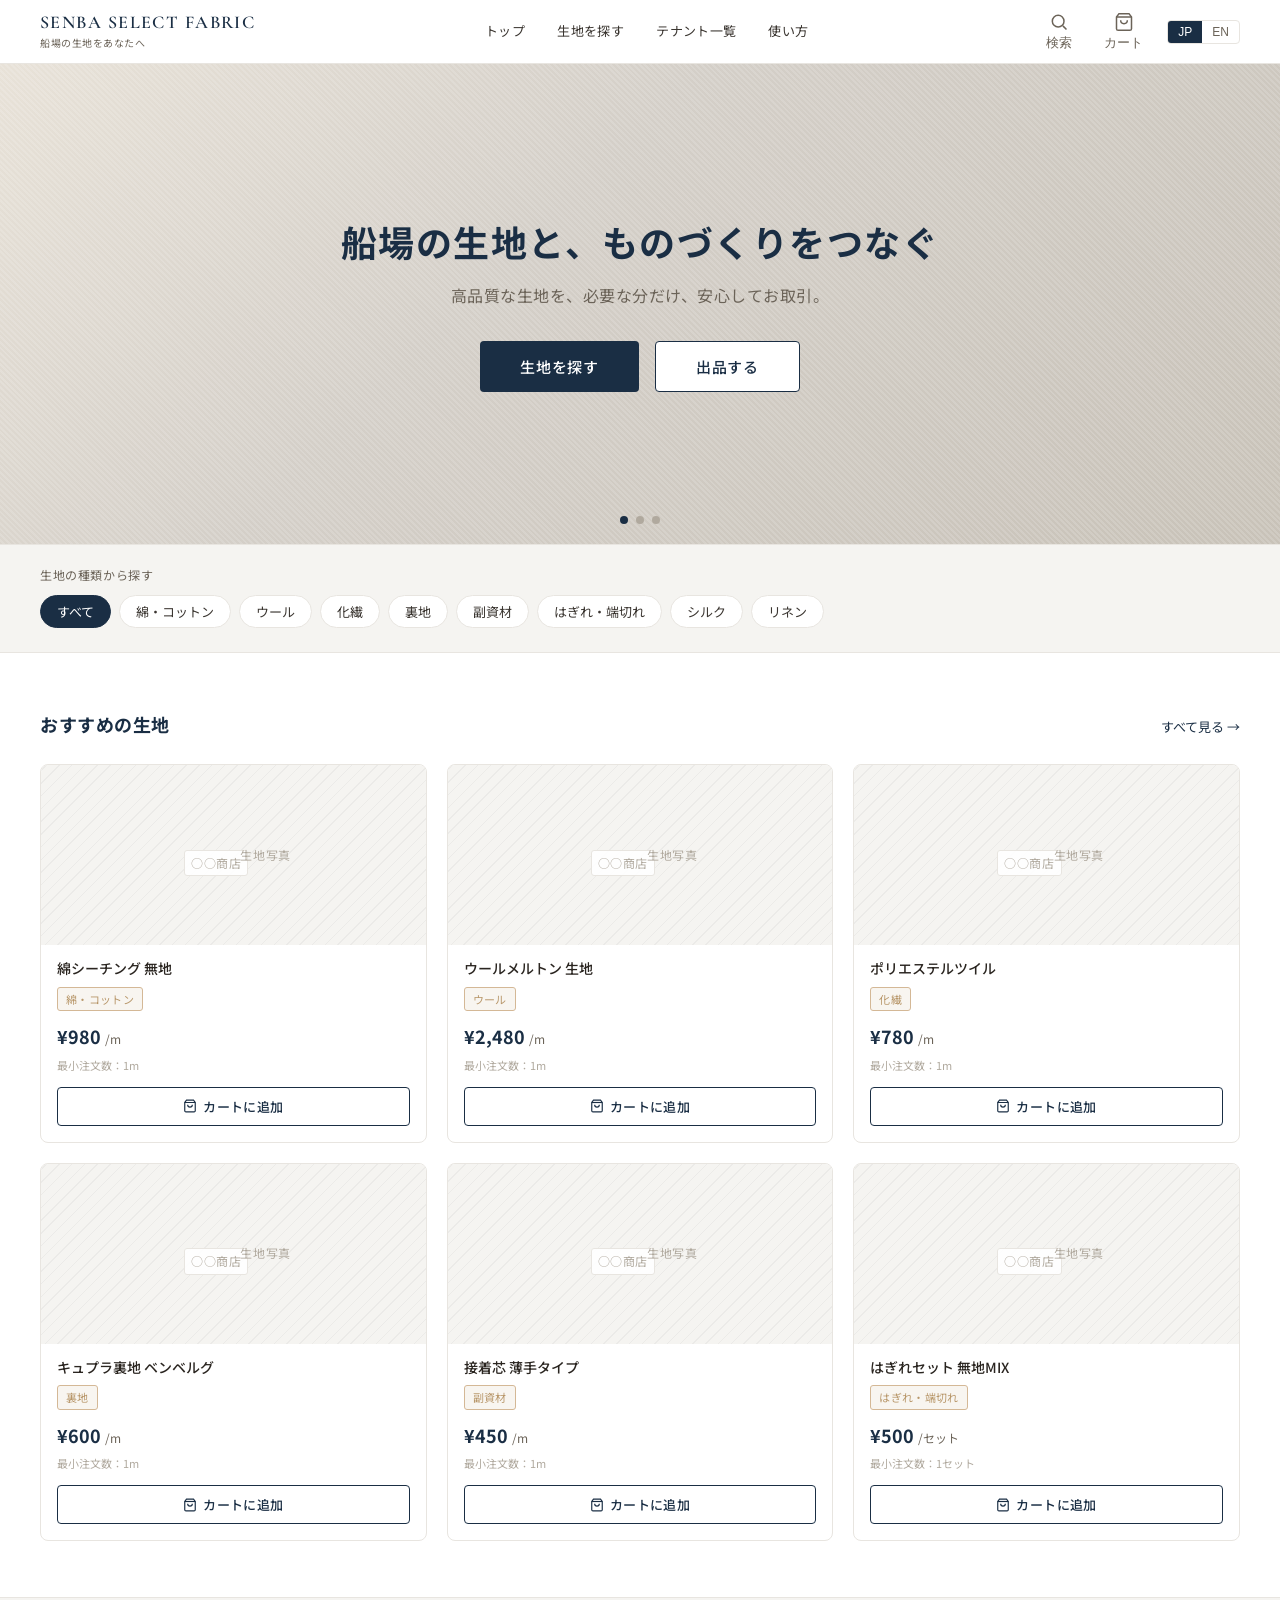
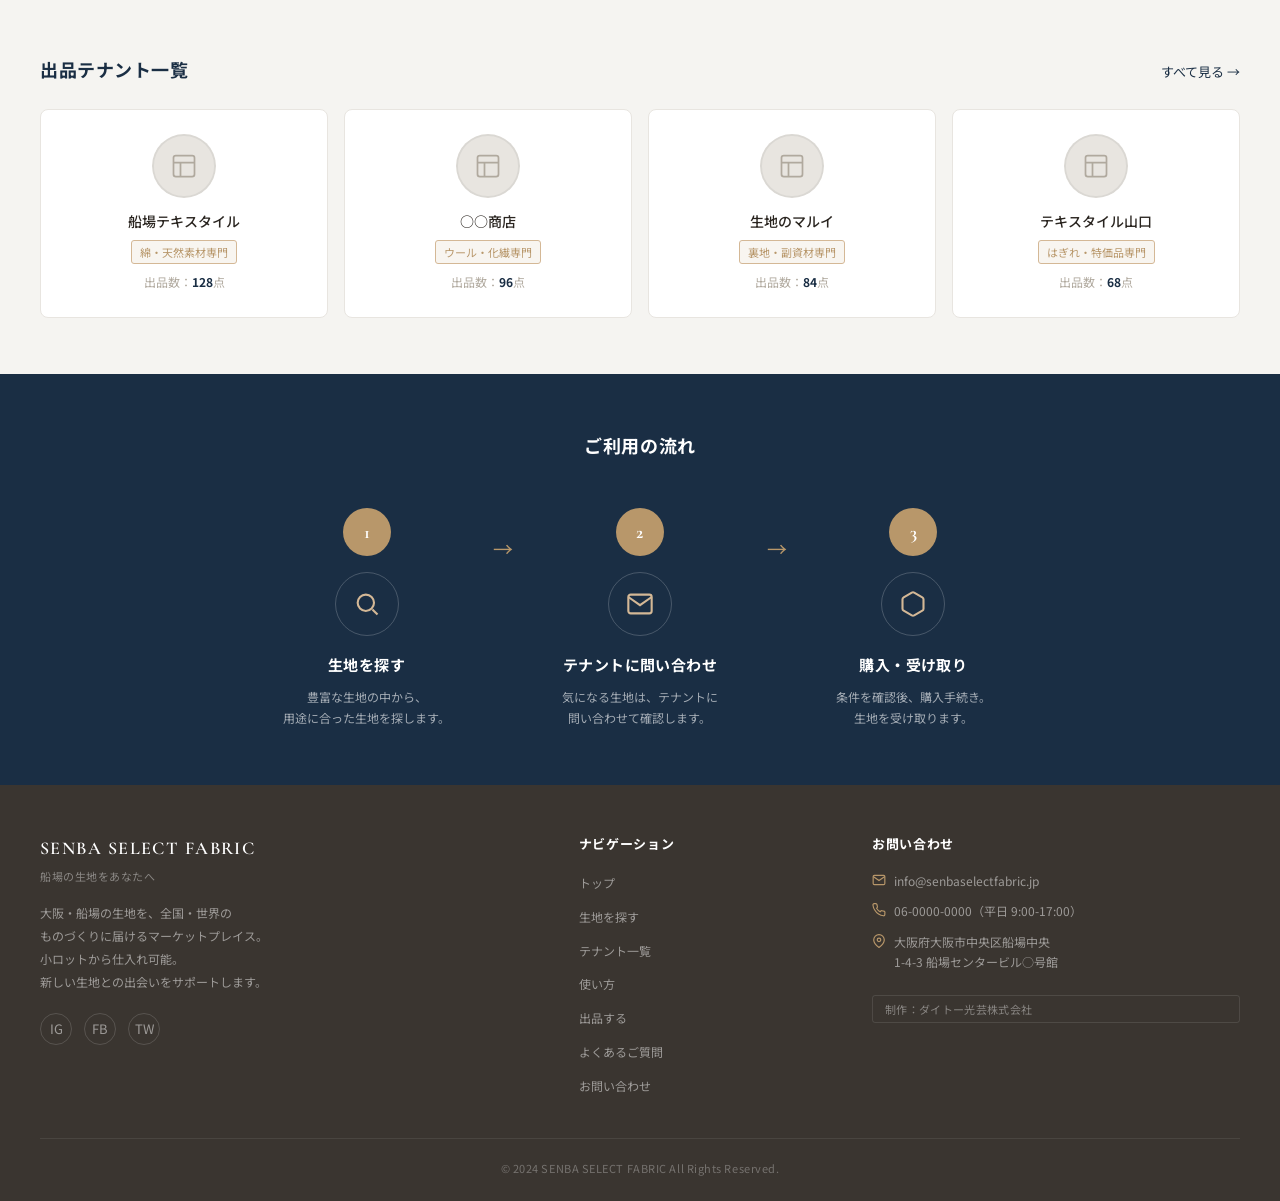
<file: semba_select_fabric.html>
<!DOCTYPE html>
<html lang="ja">
<head>
<meta charset="UTF-8">
<meta name="viewport" content="width=device-width, initial-scale=1.0">
<title>SENBA SELECT FABRIC | 船場の生地をあなたへ</title>
<link rel="preconnect" href="https://fonts.googleapis.com">
<link href="https://fonts.googleapis.com/css2?family=Noto+Sans+JP:wght@400;500;700&family=Cormorant+Garamond:wght@400;600&display=swap" rel="stylesheet">
<style>
  :root {
    --navy: #1a2e44;
    --navy-light: #2c4a6e;
    --gold: #b8976a;
    --gold-light: #d4b896;
    --cream: #f8f5f0;
    --white: #ffffff;
    --gray-100: #f5f4f1;
    --gray-200: #e8e5e0;
    --gray-400: #b0a99e;
    --gray-600: #6b6358;
    --gray-800: #3a3530;
    --text: #2a2520;
    --radius: 4px;
    --radius-lg: 8px;
  }

  * { margin: 0; padding: 0; box-sizing: border-box; }

  body {
    font-family: 'Noto Sans JP', sans-serif;
    color: var(--text);
    background: var(--white);
    font-size: 14px;
    line-height: 1.7;
  }

  /* ヘッダー */
  header {
    position: sticky;
    top: 0;
    z-index: 100;
    background: var(--white);
    border-bottom: 1px solid var(--gray-200);
    padding: 0 40px;
    height: 64px;
    display: flex;
    align-items: center;
    justify-content: space-between;
    gap: 24px;
  }

  .logo {
    flex-shrink: 0;
    text-decoration: none;
  }

  .logo-main {
    font-family: 'Cormorant Garamond', serif;
    font-size: 18px;
    font-weight: 600;
    color: var(--navy);
    letter-spacing: 0.08em;
    display: block;
    line-height: 1.2;
  }

  .logo-sub {
    font-size: 10px;
    color: var(--gray-600);
    letter-spacing: 0.05em;
    display: block;
  }

  nav {
    display: flex;
    gap: 32px;
  }

  nav a {
    text-decoration: none;
    color: var(--gray-800);
    font-size: 13px;
    letter-spacing: 0.03em;
    transition: color 0.2s;
  }

  nav a:hover { color: var(--navy); }

  .header-actions {
    display: flex;
    align-items: center;
    gap: 16px;
    flex-shrink: 0;
  }

  .header-actions button {
    background: none;
    border: none;
    cursor: pointer;
    color: var(--gray-600);
    font-size: 13px;
    display: flex;
    flex-direction: column;
    align-items: center;
    gap: 2px;
    padding: 4px 8px;
    transition: color 0.2s;
  }

  .header-actions button:hover { color: var(--navy); }

  .header-actions button svg {
    width: 20px;
    height: 20px;
  }

  .lang-toggle {
    display: flex;
    border: 1px solid var(--gray-200);
    border-radius: var(--radius);
    overflow: hidden;
  }

  .lang-toggle button {
    padding: 4px 10px !important;
    border: none !important;
    font-size: 12px !important;
    flex-direction: row !important;
    gap: 0 !important;
  }

  .lang-toggle button.active {
    background: var(--navy);
    color: var(--white) !important;
  }

  /* ヒーロー */
  .hero {
    position: relative;
    height: 480px;
    background: linear-gradient(135deg, #e8e2d8 0%, #d4cfc8 40%, #c8c2b8 100%);
    display: flex;
    align-items: center;
    justify-content: center;
    overflow: hidden;
  }

  .hero::before {
    content: '';
    position: absolute;
    inset: 0;
    background:
      repeating-linear-gradient(
        45deg,
        transparent,
        transparent 2px,
        rgba(255,255,255,0.15) 2px,
        rgba(255,255,255,0.15) 4px
      );
  }

  .hero-content {
    position: relative;
    text-align: center;
    padding: 0 40px;
  }

  .hero h1 {
    font-size: 36px;
    font-weight: 700;
    color: var(--navy);
    letter-spacing: 0.04em;
    margin-bottom: 16px;
    line-height: 1.4;
  }

  .hero p {
    font-size: 16px;
    color: var(--gray-600);
    margin-bottom: 32px;
    letter-spacing: 0.03em;
  }

  .hero-btns {
    display: flex;
    gap: 16px;
    justify-content: center;
  }

  .btn-primary {
    background: var(--navy);
    color: var(--white);
    border: none;
    padding: 14px 40px;
    font-size: 15px;
    font-family: 'Noto Sans JP', sans-serif;
    font-weight: 500;
    cursor: pointer;
    border-radius: var(--radius);
    letter-spacing: 0.05em;
    transition: background 0.2s, transform 0.1s;
  }

  .btn-primary:hover {
    background: var(--navy-light);
    transform: translateY(-1px);
  }

  .btn-secondary {
    background: var(--white);
    color: var(--navy);
    border: 1.5px solid var(--navy);
    padding: 14px 40px;
    font-size: 15px;
    font-family: 'Noto Sans JP', sans-serif;
    font-weight: 500;
    cursor: pointer;
    border-radius: var(--radius);
    letter-spacing: 0.05em;
    transition: background 0.2s, transform 0.1s;
  }

  .btn-secondary:hover {
    background: var(--gray-100);
    transform: translateY(-1px);
  }

  .hero-dots {
    position: absolute;
    bottom: 20px;
    left: 50%;
    transform: translateX(-50%);
    display: flex;
    gap: 8px;
  }

  .hero-dots span {
    width: 8px;
    height: 8px;
    border-radius: 50%;
    background: var(--gray-400);
  }

  .hero-dots span.active {
    background: var(--navy);
  }

  /* セクション共通 */
  section {
    padding: 56px 40px;
  }

  .section-header {
    display: flex;
    align-items: baseline;
    justify-content: space-between;
    margin-bottom: 24px;
  }

  .section-title {
    font-size: 18px;
    font-weight: 700;
    color: var(--navy);
    letter-spacing: 0.03em;
  }

  .section-more {
    font-size: 13px;
    color: var(--navy);
    text-decoration: none;
    display: flex;
    align-items: center;
    gap: 4px;
    transition: gap 0.2s;
  }

  .section-more:hover { gap: 8px; }

  /* カテゴリフィルター */
  .category-filter {
    padding: 20px 40px;
    background: var(--gray-100);
    border-top: 1px solid var(--gray-200);
    border-bottom: 1px solid var(--gray-200);
  }

  .category-label {
    font-size: 12px;
    color: var(--gray-600);
    margin-bottom: 10px;
    letter-spacing: 0.05em;
  }

  .category-pills {
    display: flex;
    gap: 8px;
    overflow-x: auto;
    padding-bottom: 4px;
    scrollbar-width: none;
  }

  .category-pills::-webkit-scrollbar { display: none; }

  .pill {
    flex-shrink: 0;
    padding: 6px 16px;
    border-radius: 20px;
    font-size: 13px;
    cursor: pointer;
    border: 1px solid var(--gray-200);
    background: var(--white);
    color: var(--gray-800);
    transition: all 0.2s;
    font-family: 'Noto Sans JP', sans-serif;
  }

  .pill:hover {
    border-color: var(--navy);
    color: var(--navy);
  }

  .pill.active {
    background: var(--navy);
    color: var(--white);
    border-color: var(--navy);
  }

  /* 商品グリッド */
  .products { background: var(--white); }

  .product-grid {
    display: grid;
    grid-template-columns: repeat(3, 1fr);
    gap: 20px;
  }

  .product-card {
    border: 1px solid var(--gray-200);
    border-radius: var(--radius-lg);
    overflow: hidden;
    background: var(--white);
    transition: box-shadow 0.2s, transform 0.2s;
  }

  .product-card:hover {
    box-shadow: 0 4px 20px rgba(0,0,0,0.08);
    transform: translateY(-2px);
  }

  .product-img {
    position: relative;
    height: 180px;
    background: var(--gray-100);
    display: flex;
    align-items: center;
    justify-content: center;
    overflow: hidden;
  }

  .product-img::after {
    content: '';
    position: absolute;
    inset: 0;
    background:
      repeating-linear-gradient(
        -45deg,
        transparent,
        transparent 8px,
        rgba(0,0,0,0.04) 8px,
        rgba(0,0,0,0.04) 9px
      );
  }

  .product-img span {
    font-size: 12px;
    color: var(--gray-400);
    letter-spacing: 0.05em;
    position: relative;
    z-index: 1;
  }

  .tenant-badge {
    position: absolute;
    top: 8px;
    left: 8px;
    background: rgba(255,255,255,0.92);
    border: 1px solid var(--gray-200);
    border-radius: 3px;
    font-size: 10px;
    padding: 2px 6px;
    color: var(--gray-600);
    z-index: 2;
  }

  .product-info {
    padding: 14px 16px 16px;
  }

  .product-name {
    font-size: 14px;
    font-weight: 500;
    color: var(--text);
    margin-bottom: 8px;
    line-height: 1.4;
  }

  .material-tag {
    display: inline-block;
    background: var(--cream);
    color: var(--gold);
    border: 1px solid var(--gold-light);
    border-radius: 3px;
    font-size: 11px;
    padding: 2px 8px;
    margin-bottom: 10px;
    letter-spacing: 0.03em;
  }

  .product-price {
    font-size: 18px;
    font-weight: 700;
    color: var(--navy);
    margin-bottom: 4px;
  }

  .product-price span {
    font-size: 12px;
    font-weight: 400;
    color: var(--gray-600);
  }

  .product-moq {
    font-size: 11px;
    color: var(--gray-400);
    margin-bottom: 12px;
  }

  .btn-cart {
    width: 100%;
    padding: 9px 0;
    background: var(--white);
    border: 1.5px solid var(--navy);
    color: var(--navy);
    font-size: 13px;
    font-family: 'Noto Sans JP', sans-serif;
    font-weight: 500;
    cursor: pointer;
    border-radius: var(--radius);
    display: flex;
    align-items: center;
    justify-content: center;
    gap: 6px;
    transition: all 0.2s;
    letter-spacing: 0.03em;
  }

  .btn-cart:hover {
    background: var(--navy);
    color: var(--white);
  }

  /* テナント一覧 */
  .tenants {
    background: var(--gray-100);
    border-top: 1px solid var(--gray-200);
  }

  .tenant-grid {
    display: grid;
    grid-template-columns: repeat(4, 1fr);
    gap: 16px;
  }

  .tenant-card {
    background: var(--white);
    border: 1px solid var(--gray-200);
    border-radius: var(--radius-lg);
    padding: 24px 16px;
    text-align: center;
    transition: box-shadow 0.2s, transform 0.2s;
    cursor: pointer;
  }

  .tenant-card:hover {
    box-shadow: 0 4px 16px rgba(0,0,0,0.06);
    transform: translateY(-2px);
  }

  .tenant-logo {
    width: 64px;
    height: 64px;
    border-radius: 50%;
    background: var(--gray-200);
    margin: 0 auto 12px;
    display: flex;
    align-items: center;
    justify-content: center;
    position: relative;
    overflow: hidden;
  }

  .tenant-logo::after {
    content: '';
    position: absolute;
    inset: 0;
    border-radius: 50%;
    border: 2px solid rgba(0,0,0,0.06);
  }

  .tenant-logo svg {
    width: 28px;
    height: 28px;
    color: var(--gray-400);
  }

  .tenant-name {
    font-size: 14px;
    font-weight: 500;
    color: var(--text);
    margin-bottom: 6px;
  }

  .tenant-specialty {
    display: inline-block;
    background: var(--cream);
    color: var(--gold);
    border: 1px solid var(--gold-light);
    border-radius: 3px;
    font-size: 11px;
    padding: 2px 8px;
    margin-bottom: 8px;
  }

  .tenant-count {
    font-size: 12px;
    color: var(--gray-400);
  }

  .tenant-count strong {
    color: var(--navy);
    font-weight: 700;
  }

  /* ご利用の流れ */
  .how-it-works {
    background: var(--navy);
    padding: 56px 40px;
  }

  .how-it-works .section-title {
    color: var(--white);
    text-align: center;
    margin-bottom: 48px;
  }

  .steps {
    display: flex;
    align-items: flex-start;
    justify-content: center;
    gap: 0;
    max-width: 800px;
    margin: 0 auto;
  }

  .step {
    flex: 1;
    text-align: center;
    padding: 0 20px;
  }

  .step-number {
    width: 48px;
    height: 48px;
    border-radius: 50%;
    background: var(--gold);
    color: var(--white);
    font-size: 18px;
    font-weight: 700;
    display: flex;
    align-items: center;
    justify-content: center;
    margin: 0 auto 16px;
    font-family: 'Cormorant Garamond', serif;
  }

  .step-icon {
    width: 64px;
    height: 64px;
    border-radius: 50%;
    border: 1.5px solid rgba(255,255,255,0.2);
    display: flex;
    align-items: center;
    justify-content: center;
    margin: 0 auto 16px;
  }

  .step-icon svg {
    width: 28px;
    height: 28px;
    color: var(--gold-light);
  }

  .step-title {
    font-size: 15px;
    font-weight: 700;
    color: var(--white);
    margin-bottom: 8px;
    letter-spacing: 0.03em;
  }

  .step-desc {
    font-size: 12px;
    color: rgba(255,255,255,0.6);
    line-height: 1.8;
  }

  .step-arrow {
    display: flex;
    align-items: center;
    padding-top: 24px;
    color: var(--gold);
    font-size: 20px;
  }

  /* フッター */
  footer {
    background: var(--gray-800);
    color: rgba(255,255,255,0.7);
    padding: 48px 40px 24px;
  }

  .footer-grid {
    display: grid;
    grid-template-columns: 2fr 1fr 1.5fr;
    gap: 48px;
    margin-bottom: 40px;
  }

  .footer-logo {
    font-family: 'Cormorant Garamond', serif;
    font-size: 18px;
    font-weight: 600;
    color: var(--white);
    letter-spacing: 0.08em;
    margin-bottom: 4px;
  }

  .footer-tagline {
    font-size: 11px;
    color: rgba(255,255,255,0.4);
    margin-bottom: 16px;
    letter-spacing: 0.05em;
  }

  .footer-desc {
    font-size: 12px;
    line-height: 1.9;
    color: rgba(255,255,255,0.5);
    margin-bottom: 20px;
  }

  .footer-sns {
    display: flex;
    gap: 12px;
  }

  .footer-sns a {
    width: 32px;
    height: 32px;
    border-radius: 50%;
    border: 1px solid rgba(255,255,255,0.15);
    display: flex;
    align-items: center;
    justify-content: center;
    color: rgba(255,255,255,0.5);
    text-decoration: none;
    font-size: 13px;
    transition: all 0.2s;
  }

  .footer-sns a:hover {
    border-color: var(--gold);
    color: var(--gold);
  }

  .footer-col h4 {
    font-size: 13px;
    font-weight: 700;
    color: var(--white);
    margin-bottom: 16px;
    letter-spacing: 0.05em;
  }

  .footer-col ul {
    list-style: none;
    display: flex;
    flex-direction: column;
    gap: 10px;
  }

  .footer-col ul li a {
    font-size: 12px;
    color: rgba(255,255,255,0.5);
    text-decoration: none;
    transition: color 0.2s;
  }

  .footer-col ul li a:hover { color: var(--white); }

  .footer-contact {
    display: flex;
    flex-direction: column;
    gap: 10px;
  }

  .contact-item {
    display: flex;
    align-items: flex-start;
    gap: 8px;
    font-size: 12px;
    color: rgba(255,255,255,0.5);
  }

  .contact-item svg {
    width: 14px;
    height: 14px;
    flex-shrink: 0;
    margin-top: 2px;
    color: var(--gold);
  }

  .credit-badge {
    display: inline-block;
    margin-top: 12px;
    padding: 4px 12px;
    border: 1px solid rgba(255,255,255,0.1);
    border-radius: 3px;
    font-size: 11px;
    color: rgba(255,255,255,0.4);
    letter-spacing: 0.03em;
  }

  .footer-bottom {
    border-top: 1px solid rgba(255,255,255,0.08);
    padding-top: 20px;
    text-align: center;
    font-size: 11px;
    color: rgba(255,255,255,0.3);
    letter-spacing: 0.05em;
  }

  /* レスポンシブ */
  @media (max-width: 768px) {
    header { padding: 0 16px; }
    nav { display: none; }
    section { padding: 40px 16px; }
    .category-filter { padding: 16px; }
    .hero { height: 360px; }
    .hero h1 { font-size: 24px; }
    .hero-btns { flex-direction: column; align-items: center; }
    .product-grid { grid-template-columns: repeat(2, 1fr); gap: 12px; }
    .tenant-grid { grid-template-columns: repeat(2, 1fr); }
    .steps { flex-direction: column; align-items: center; gap: 32px; }
    .step-arrow { transform: rotate(90deg); padding-top: 0; }
    .footer-grid { grid-template-columns: 1fr; gap: 32px; }
    .how-it-works { padding: 40px 16px; }
    footer { padding: 40px 16px 20px; }
  }
</style>
</head>
<body>

<!-- ヘッダー -->
<header>
  <a href="#" class="logo">
    <span class="logo-main">SENBA SELECT FABRIC</span>
    <span class="logo-sub">船場の生地をあなたへ</span>
  </a>
  <nav>
    <a href="#">トップ</a>
    <a href="#">生地を探す</a>
    <a href="#">テナント一覧</a>
    <a href="#">使い方</a>
  </nav>
  <div class="header-actions">
    <button aria-label="検索">
      <svg viewBox="0 0 24 24" fill="none" stroke="currentColor" stroke-width="1.8"><circle cx="11" cy="11" r="7"/><path d="m21 21-4.35-4.35"/></svg>
      検索
    </button>
    <button aria-label="カート">
      <svg viewBox="0 0 24 24" fill="none" stroke="currentColor" stroke-width="1.8"><path d="M6 2 3 6v14a2 2 0 0 0 2 2h14a2 2 0 0 0 2-2V6l-3-4z"/><line x1="3" y1="6" x2="21" y2="6"/><path d="M16 10a4 4 0 0 1-8 0"/></svg>
      カート
    </button>
    <div class="lang-toggle">
      <button class="active">JP</button>
      <button>EN</button>
    </div>
  </div>
</header>

<!-- ヒーロー -->
<section class="hero">
  <div class="hero-content">
    <h1>船場の生地と、ものづくりをつなぐ</h1>
    <p>高品質な生地を、必要な分だけ、安心してお取引。</p>
    <div class="hero-btns">
      <button class="btn-primary">生地を探す</button>
      <button class="btn-secondary">出品する</button>
    </div>
  </div>
  <div class="hero-dots">
    <span class="active"></span>
    <span></span>
    <span></span>
  </div>
</section>

<!-- カテゴリフィルター -->
<div class="category-filter">
  <p class="category-label">生地の種類から探す</p>
  <div class="category-pills">
    <button class="pill active">すべて</button>
    <button class="pill">綿・コットン</button>
    <button class="pill">ウール</button>
    <button class="pill">化繊</button>
    <button class="pill">裏地</button>
    <button class="pill">副資材</button>
    <button class="pill">はぎれ・端切れ</button>
    <button class="pill">シルク</button>
    <button class="pill">リネン</button>
  </div>
</div>

<!-- 商品グリッド -->
<section class="products">
  <div class="section-header">
    <h2 class="section-title">おすすめの生地</h2>
    <a href="#" class="section-more">すべて見る →</a>
  </div>
  <div class="product-grid">

    <div class="product-card">
      <div class="product-img">
        <span class="tenant-badge">○○商店</span>
        <span>生地写真</span>
      </div>
      <div class="product-info">
        <p class="product-name">綿シーチング 無地</p>
        <span class="material-tag">綿・コットン</span>
        <p class="product-price">¥980 <span>/m</span></p>
        <p class="product-moq">最小注文数：1m</p>
        <button class="btn-cart">
          <svg width="14" height="14" viewBox="0 0 24 24" fill="none" stroke="currentColor" stroke-width="2"><path d="M6 2 3 6v14a2 2 0 0 0 2 2h14a2 2 0 0 0 2-2V6l-3-4z"/><line x1="3" y1="6" x2="21" y2="6"/><path d="M16 10a4 4 0 0 1-8 0"/></svg>
          カートに追加
        </button>
      </div>
    </div>

    <div class="product-card">
      <div class="product-img">
        <span class="tenant-badge">○○商店</span>
        <span>生地写真</span>
      </div>
      <div class="product-info">
        <p class="product-name">ウールメルトン 生地</p>
        <span class="material-tag">ウール</span>
        <p class="product-price">¥2,480 <span>/m</span></p>
        <p class="product-moq">最小注文数：1m</p>
        <button class="btn-cart">
          <svg width="14" height="14" viewBox="0 0 24 24" fill="none" stroke="currentColor" stroke-width="2"><path d="M6 2 3 6v14a2 2 0 0 0 2 2h14a2 2 0 0 0 2-2V6l-3-4z"/><line x1="3" y1="6" x2="21" y2="6"/><path d="M16 10a4 4 0 0 1-8 0"/></svg>
          カートに追加
        </button>
      </div>
    </div>

    <div class="product-card">
      <div class="product-img">
        <span class="tenant-badge">○○商店</span>
        <span>生地写真</span>
      </div>
      <div class="product-info">
        <p class="product-name">ポリエステルツイル</p>
        <span class="material-tag">化繊</span>
        <p class="product-price">¥780 <span>/m</span></p>
        <p class="product-moq">最小注文数：1m</p>
        <button class="btn-cart">
          <svg width="14" height="14" viewBox="0 0 24 24" fill="none" stroke="currentColor" stroke-width="2"><path d="M6 2 3 6v14a2 2 0 0 0 2 2h14a2 2 0 0 0 2-2V6l-3-4z"/><line x1="3" y1="6" x2="21" y2="6"/><path d="M16 10a4 4 0 0 1-8 0"/></svg>
          カートに追加
        </button>
      </div>
    </div>

    <div class="product-card">
      <div class="product-img">
        <span class="tenant-badge">○○商店</span>
        <span>生地写真</span>
      </div>
      <div class="product-info">
        <p class="product-name">キュプラ裏地 ベンベルグ</p>
        <span class="material-tag">裏地</span>
        <p class="product-price">¥600 <span>/m</span></p>
        <p class="product-moq">最小注文数：1m</p>
        <button class="btn-cart">
          <svg width="14" height="14" viewBox="0 0 24 24" fill="none" stroke="currentColor" stroke-width="2"><path d="M6 2 3 6v14a2 2 0 0 0 2 2h14a2 2 0 0 0 2-2V6l-3-4z"/><line x1="3" y1="6" x2="21" y2="6"/><path d="M16 10a4 4 0 0 1-8 0"/></svg>
          カートに追加
        </button>
      </div>
    </div>

    <div class="product-card">
      <div class="product-img">
        <span class="tenant-badge">○○商店</span>
        <span>生地写真</span>
      </div>
      <div class="product-info">
        <p class="product-name">接着芯 薄手タイプ</p>
        <span class="material-tag">副資材</span>
        <p class="product-price">¥450 <span>/m</span></p>
        <p class="product-moq">最小注文数：1m</p>
        <button class="btn-cart">
          <svg width="14" height="14" viewBox="0 0 24 24" fill="none" stroke="currentColor" stroke-width="2"><path d="M6 2 3 6v14a2 2 0 0 0 2 2h14a2 2 0 0 0 2-2V6l-3-4z"/><line x1="3" y1="6" x2="21" y2="6"/><path d="M16 10a4 4 0 0 1-8 0"/></svg>
          カートに追加
        </button>
      </div>
    </div>

    <div class="product-card">
      <div class="product-img">
        <span class="tenant-badge">○○商店</span>
        <span>生地写真</span>
      </div>
      <div class="product-info">
        <p class="product-name">はぎれセット 無地MIX</p>
        <span class="material-tag">はぎれ・端切れ</span>
        <p class="product-price">¥500 <span>/セット</span></p>
        <p class="product-moq">最小注文数：1セット</p>
        <button class="btn-cart">
          <svg width="14" height="14" viewBox="0 0 24 24" fill="none" stroke="currentColor" stroke-width="2"><path d="M6 2 3 6v14a2 2 0 0 0 2 2h14a2 2 0 0 0 2-2V6l-3-4z"/><line x1="3" y1="6" x2="21" y2="6"/><path d="M16 10a4 4 0 0 1-8 0"/></svg>
          カートに追加
        </button>
      </div>
    </div>

  </div>
</section>

<!-- テナント一覧 -->
<section class="tenants">
  <div class="section-header">
    <h2 class="section-title">出品テナント一覧</h2>
    <a href="#" class="section-more">すべて見る →</a>
  </div>
  <div class="tenant-grid">

    <div class="tenant-card">
      <div class="tenant-logo">
        <svg viewBox="0 0 24 24" fill="none" stroke="currentColor" stroke-width="1.5"><rect x="3" y="3" width="18" height="18" rx="2"/><line x1="3" y1="9" x2="21" y2="9"/><line x1="9" y1="21" x2="9" y2="9"/></svg>
      </div>
      <p class="tenant-name">船場テキスタイル</p>
      <span class="tenant-specialty">綿・天然素材専門</span>
      <p class="tenant-count">出品数：<strong>128</strong>点</p>
    </div>

    <div class="tenant-card">
      <div class="tenant-logo">
        <svg viewBox="0 0 24 24" fill="none" stroke="currentColor" stroke-width="1.5"><rect x="3" y="3" width="18" height="18" rx="2"/><line x1="3" y1="9" x2="21" y2="9"/><line x1="9" y1="21" x2="9" y2="9"/></svg>
      </div>
      <p class="tenant-name">○○商店</p>
      <span class="tenant-specialty">ウール・化繊専門</span>
      <p class="tenant-count">出品数：<strong>96</strong>点</p>
    </div>

    <div class="tenant-card">
      <div class="tenant-logo">
        <svg viewBox="0 0 24 24" fill="none" stroke="currentColor" stroke-width="1.5"><rect x="3" y="3" width="18" height="18" rx="2"/><line x1="3" y1="9" x2="21" y2="9"/><line x1="9" y1="21" x2="9" y2="9"/></svg>
      </div>
      <p class="tenant-name">生地のマルイ</p>
      <span class="tenant-specialty">裏地・副資材専門</span>
      <p class="tenant-count">出品数：<strong>84</strong>点</p>
    </div>

    <div class="tenant-card">
      <div class="tenant-logo">
        <svg viewBox="0 0 24 24" fill="none" stroke="currentColor" stroke-width="1.5"><rect x="3" y="3" width="18" height="18" rx="2"/><line x1="3" y1="9" x2="21" y2="9"/><line x1="9" y1="21" x2="9" y2="9"/></svg>
      </div>
      <p class="tenant-name">テキスタイル山口</p>
      <span class="tenant-specialty">はぎれ・特価品専門</span>
      <p class="tenant-count">出品数：<strong>68</strong>点</p>
    </div>

  </div>
</section>

<!-- ご利用の流れ -->
<section class="how-it-works">
  <h2 class="section-title">ご利用の流れ</h2>
  <div class="steps">

    <div class="step">
      <div class="step-number">1</div>
      <div class="step-icon">
        <svg viewBox="0 0 24 24" fill="none" stroke="currentColor" stroke-width="1.8"><circle cx="11" cy="11" r="7"/><path d="m21 21-4.35-4.35"/></svg>
      </div>
      <p class="step-title">生地を探す</p>
      <p class="step-desc">豊富な生地の中から、<br>用途に合った生地を探します。</p>
    </div>

    <div class="step-arrow">→</div>

    <div class="step">
      <div class="step-number">2</div>
      <div class="step-icon">
        <svg viewBox="0 0 24 24" fill="none" stroke="currentColor" stroke-width="1.8"><path d="M4 4h16c1.1 0 2 .9 2 2v12c0 1.1-.9 2-2 2H4c-1.1 0-2-.9-2-2V6c0-1.1.9-2 2-2z"/><polyline points="22,6 12,13 2,6"/></svg>
      </div>
      <p class="step-title">テナントに問い合わせ</p>
      <p class="step-desc">気になる生地は、テナントに<br>問い合わせて確認します。</p>
    </div>

    <div class="step-arrow">→</div>

    <div class="step">
      <div class="step-number">3</div>
      <div class="step-icon">
        <svg viewBox="0 0 24 24" fill="none" stroke="currentColor" stroke-width="1.8"><path d="M21 16V8a2 2 0 0 0-1-1.73l-7-4a2 2 0 0 0-2 0l-7 4A2 2 0 0 0 3 8v8a2 2 0 0 0 1 1.73l7 4a2 2 0 0 0 2 0l7-4A2 2 0 0 0 21 16z"/></svg>
      </div>
      <p class="step-title">購入・受け取り</p>
      <p class="step-desc">条件を確認後、購入手続き。<br>生地を受け取ります。</p>
    </div>

  </div>
</section>

<!-- フッター -->
<footer>
  <div class="footer-grid">

    <div>
      <p class="footer-logo">SENBA SELECT FABRIC</p>
      <p class="footer-tagline">船場の生地をあなたへ</p>
      <p class="footer-desc">大阪・船場の生地を、全国・世界の<br>ものづくりに届けるマーケットプレイス。<br>小ロットから仕入れ可能。<br>新しい生地との出会いをサポートします。</p>
      <div class="footer-sns">
        <a href="#" aria-label="Instagram">IG</a>
        <a href="#" aria-label="Facebook">FB</a>
        <a href="#" aria-label="Twitter">TW</a>
      </div>
    </div>

    <div class="footer-col">
      <h4>ナビゲーション</h4>
      <ul>
        <li><a href="#">トップ</a></li>
        <li><a href="#">生地を探す</a></li>
        <li><a href="#">テナント一覧</a></li>
        <li><a href="#">使い方</a></li>
        <li><a href="#">出品する</a></li>
        <li><a href="#">よくあるご質問</a></li>
        <li><a href="#">お問い合わせ</a></li>
      </ul>
    </div>

    <div class="footer-col">
      <h4>お問い合わせ</h4>
      <div class="footer-contact">
        <div class="contact-item">
          <svg viewBox="0 0 24 24" fill="none" stroke="currentColor" stroke-width="2"><path d="M4 4h16c1.1 0 2 .9 2 2v12c0 1.1-.9 2-2 2H4c-1.1 0-2-.9-2-2V6c0-1.1.9-2 2-2z"/><polyline points="22,6 12,13 2,6"/></svg>
          info@senbaselectfabric.jp
        </div>
        <div class="contact-item">
          <svg viewBox="0 0 24 24" fill="none" stroke="currentColor" stroke-width="2"><path d="M22 16.92v3a2 2 0 0 1-2.18 2 19.79 19.79 0 0 1-8.63-3.07A19.5 19.5 0 0 1 4.69 12a19.79 19.79 0 0 1-3.07-8.67A2 2 0 0 1 3.55 1.18h3a2 2 0 0 1 2 1.72c.127.96.361 1.903.7 2.81a2 2 0 0 1-.45 2.11L7.91 8.91a16 16 0 0 0 6.06 6.06l1.27-1.27a2 2 0 0 1 2.11-.45c.907.339 1.85.573 2.81.7A2 2 0 0 1 22 16.92z"/></svg>
          06-0000-0000（平日 9:00-17:00）
        </div>
        <div class="contact-item">
          <svg viewBox="0 0 24 24" fill="none" stroke="currentColor" stroke-width="2"><path d="M21 10c0 7-9 13-9 13s-9-6-9-13a9 9 0 0 1 18 0z"/><circle cx="12" cy="10" r="3"/></svg>
          大阪府大阪市中央区船場中央<br>1-4-3 船場センタービル○号館
        </div>
        <span class="credit-badge">制作：ダイトー光芸株式会社</span>
      </div>
    </div>

  </div>
  <div class="footer-bottom">
    © 2024 SENBA SELECT FABRIC All Rights Reserved.
  </div>
</footer>

<script>
  document.querySelectorAll('.pill').forEach(pill => {
    pill.addEventListener('click', () => {
      document.querySelectorAll('.pill').forEach(p => p.classList.remove('active'));
      pill.classList.add('active');
    });
  });

  document.querySelectorAll('.lang-toggle button').forEach(btn => {
    btn.addEventListener('click', () => {
      document.querySelectorAll('.lang-toggle button').forEach(b => b.classList.remove('active'));
      btn.classList.add('active');
    });
  });
</script>

</body>
</html>
</file>
